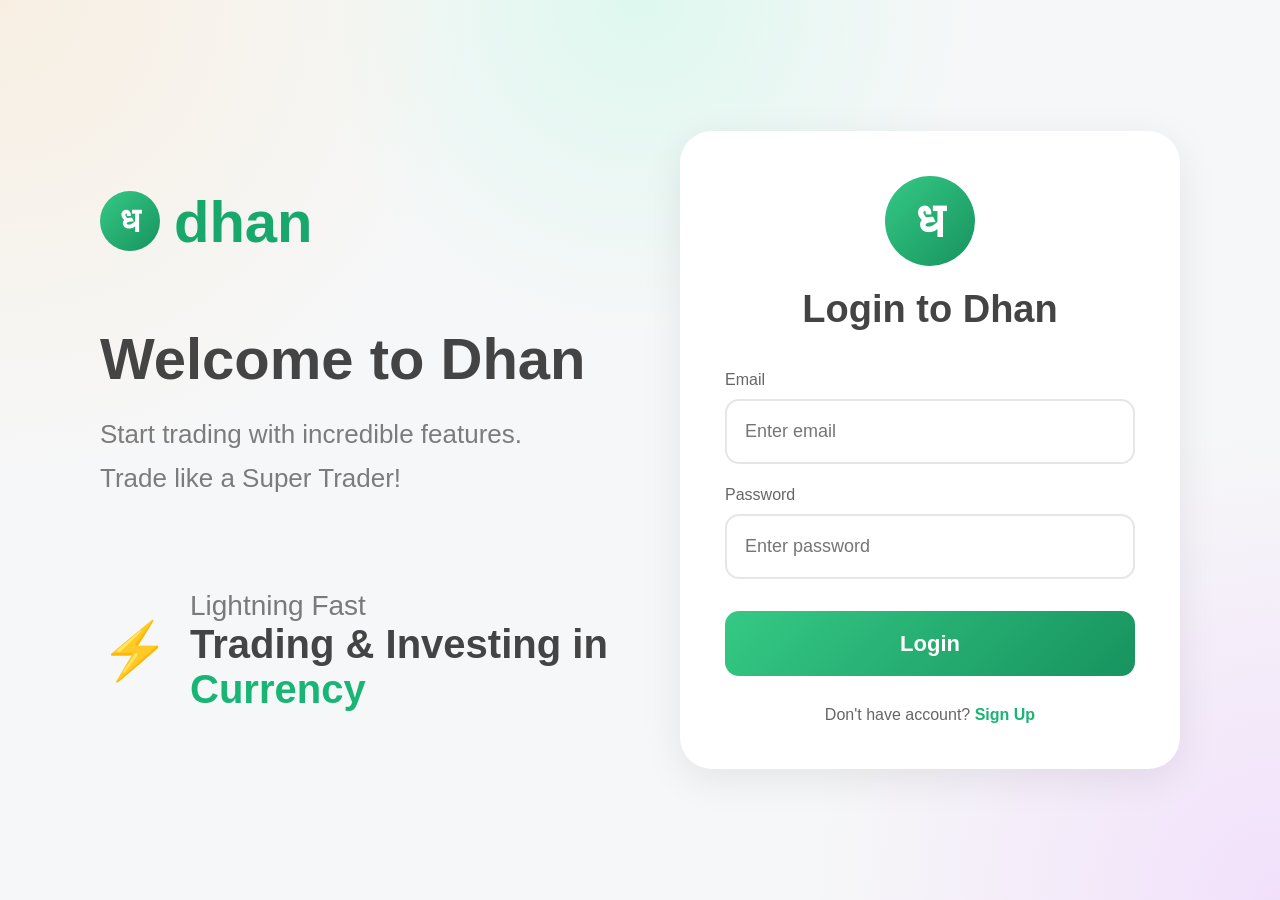
<file: index.html>
<!DOCTYPE html>
<html lang="en">
<head>
<meta charset="UTF-8">
<meta name="viewport" content="width=device-width, initial-scale=1.0">

<title>Dhan Login</title>

<link rel="stylesheet" href="style.css">

</head>

<body>

<div class="container">

  <!-- LEFT -->
  <div class="left">

    <div class="logo">

      <div class="logo-circle">
        ध
      </div>

      <div class="logo-text">
        dhan
      </div>

    </div>

    <h1>Welcome to Dhan</h1>

    <p>
      Start trading with incredible features.<br>
      Trade like a Super Trader!
    </p>

    <div class="feature">

      <div class="bolt">⚡</div>

      <div class="feature-text">

        <div class="fast">
          Lightning Fast
        </div>

        <div class="trade">
          Trading & Investing in
          <span class="green">Currency</span>
        </div>

      </div>

    </div>

  </div>

  <!-- RIGHT -->
  <div class="right">

    <div class="login-card">

      <div class="top-icon">
        ध
      </div>

      <div class="login-title" id="formTitle">
        Login to Dhan
      </div>

      <!-- LOGIN -->
      <div id="loginForm">

        <div class="input-group">

          <label>Email</label>

          <input
            type="email"
            id="loginEmail"
            placeholder="Enter email"
          >

        </div>

        <div class="input-group">

          <label>Password</label>

          <input
            type="password"
            id="loginPassword"
            placeholder="Enter password"
          >

        </div>

       <button type="button" onclick="login()">
  Login
</button>

      </div>

      <!-- SIGNUP -->
      <div id="signupForm" style="display:none;">

        <div class="input-group">

          <label>Full Name</label>

          <input
            type="text"
            id="signupName"
            placeholder="Enter full name"
          >

        </div>

        <div class="input-group">

          <label>Email</label>

          <input
            type="email"
            id="signupEmail"
            placeholder="Enter email"
          >

        </div>

        <div class="input-group">

          <label>Password</label>

          <input
            type="password"
            id="signupPassword"
            placeholder="Create password"
          >

        </div>
<button type="button" onclick="signup()">
  Create Account
</button>
      </div>

      <div class="switch">

        <span id="switchText">
          Don't have account?
        </span>

        <a href="#" onclick="toggleForm()">
          Sign Up
        </a>

      </div>

    </div>

  </div>

</div>

<script src="script.js"></script>

</body>
</html>
</file>
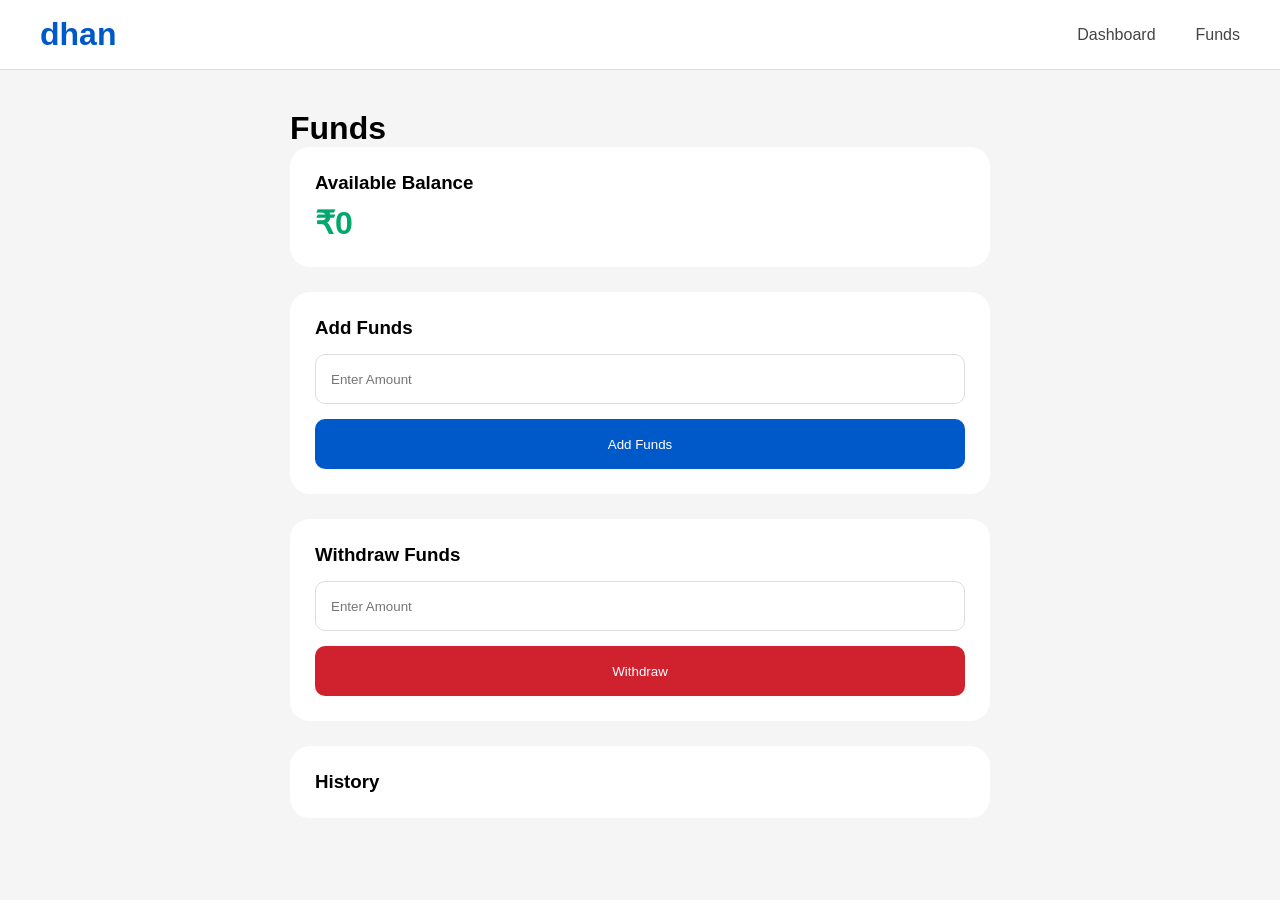
<file: funds.html>
<!DOCTYPE html>
<html lang="en">

<head>

<meta charset="UTF-8">
<meta name="viewport" content="width=device-width, initial-scale=1.0">

<title>Funds</title>

<link rel="stylesheet" href="funds.css">

</head>

<body>

<div class="navbar">

  <div class="logo">
    dhan
  </div>

  <div class="nav-links">

    <a href="heatmap.html">
      Dashboard
    </a>

    <a class="active" href="#">
      Funds
    </a>

  </div>

</div>

<div class="container">

  <h1>Funds</h1>

  <div class="card">

    <h3>Available Balance</h3>

    <h1 id="balance">
      ₹0
    </h1>

  </div>

  <div class="card">

    <h3>Add Funds</h3>

    <input
      type="number"
      id="addMoney"
      placeholder="Enter Amount"
    >

    <button onclick="addFunds()">
      Add Funds
    </button>

  </div>

  <div class="card">

    <h3>Withdraw Funds</h3>

    <input
      type="number"
      id="withdrawMoney"
      placeholder="Enter Amount"
    >

    <button
      class="withdraw-btn"
      onclick="withdrawFunds()"
    >
      Withdraw
    </button>

  </div>

  <div class="card">

    <h3>History</h3>

    <div id="history"></div>

  </div>

</div>

<script src="funds.js"></script>

</body>
</html>
</file>
<file: style.css>
*{
  margin:0;
  padding:0;
  box-sizing:border-box;
}

body{
  font-family:Inter, sans-serif;

  background:
  radial-gradient(circle at top left,#f8efe2 0%,transparent 30%),
  radial-gradient(circle at top center,#def8ef 0%,transparent 30%),
  radial-gradient(circle at bottom right,#f2e0fb 0%,transparent 30%),
  #f6f7f8;

  min-height:100vh;
  overflow-y:auto;
}

/* CONTAINER */

.container{
  width:100%;
  min-height:100vh;

  display:flex;
  align-items:center;
  justify-content:space-between;

  padding:60px 100px;
  gap:50px;
}

/* LEFT */

.left{
  flex:1;
}

.logo{
  display:flex;
  align-items:center;
  gap:14px;
  margin-bottom:70px;
}

.logo-circle{
  width:60px;
  height:60px;
  border-radius:50%;
  background:linear-gradient(135deg,#35c985,#17935f);

  display:flex;
  align-items:center;
  justify-content:center;

  color:white;
  font-size:34px;
  font-weight:bold;
}

.logo-text{
  font-size:58px;
  font-weight:700;
  color:#18a86c;
}

.left h1{
  font-size:58px;
  color:#444;
  margin-bottom:20px;
}

.left p{
  font-size:26px;
  color:#7c7c7c;
  line-height:1.7;
}

/* FEATURE */

.feature{
  margin-top:90px;

  display:flex;
  align-items:center;
  gap:20px;
}

.bolt{
  font-size:56px;
}

.fast{
  color:#7a7a7a;
  font-size:28px;
}

.trade{
  font-size:40px;
  font-weight:700;
  color:#444;
}

.green{
  color:#18b574;
}

/* RIGHT */

.right{
  width:500px;
}

.login-card{
  background:white;
  border-radius:32px;
  padding:45px;
  box-shadow:0 10px 40px rgba(0,0,0,0.08);
}

/* TOP ICON */

.top-icon{
  width:90px;
  height:90px;
  border-radius:50%;
  background:linear-gradient(135deg,#35c985,#17935f);

  display:flex;
  align-items:center;
  justify-content:center;

  margin:auto;

  color:white;
  font-size:48px;
  font-weight:700;
}

.login-title{
  text-align:center;
  margin-top:22px;
  margin-bottom:40px;

  font-size:38px;
  font-weight:700;
  color:#444;
}

/* INPUT */

.input-group{
  margin-bottom:22px;
}

.input-group label{
  display:block;
  margin-bottom:10px;
  color:#666;
  font-size:16px;
}

.input-group input{
  width:100%;
  height:65px;

  border:2px solid #e6e6e6;
  border-radius:14px;

  padding:0 18px;

  font-size:18px;
  outline:none;
}

.input-group input:focus{
  border-color:#18b574;
}

/* BUTTON */

button{
  width:100%;
  height:65px;

  border:none;
  border-radius:14px;

  background:linear-gradient(135deg,#35c985,#17935f);

  color:white;
  font-size:22px;
  font-weight:700;

  cursor:pointer;

  margin-top:10px;
}

button:hover{
  opacity:0.92;
}

/* SWITCH */

.switch{
  margin-top:30px;
  text-align:center;
  color:#666;
}

.switch a{
  color:#18b574;
  text-decoration:none;
  font-weight:700;
}

/* MOBILE */

@media(max-width:1100px){

  .container{
    flex-direction:column;
    padding:40px 20px;
  }

  .left{
    text-align:center;
  }

  .logo{
    justify-content:center;
  }

  .feature{
    justify-content:center;
  }

  .left h1{
    font-size:42px;
  }

  .left p{
    font-size:20px;
  }

  .trade{
    font-size:28px;
  }

  .right{
    width:100%;
    max-width:500px;
  }

}

@media(max-width:600px){

  .logo-text{
    font-size:42px;
  }

  .left h1{
    font-size:34px;
  }

  .login-card{
    padding:30px;
  }

  .login-title{
    font-size:28px;
  }

}
</file>
<file: funds.css>
*{
  margin:0;
  padding:0;
  box-sizing:border-box;
}

body{
  font-family:Arial;
  background:#f5f5f5;
}

.navbar{
  height:70px;
  background:white;
  display:flex;
  justify-content:space-between;
  align-items:center;
  padding:0 40px;
  border-bottom:1px solid #ddd;
}

.logo{
  font-size:32px;
  font-weight:bold;
  color:#0059c9;
}

.nav-links{
  display:flex;
  gap:40px;
}

.nav-links a{
  text-decoration:none;
  color:#444;
}

.active{
  color:#0059c9;
}

.container{
  width:90%;
  max-width:700px;
  margin:auto;
  padding-top:40px;
}

.card{
  background:white;
  padding:25px;
  border-radius:20px;
  margin-bottom:25px;
}

.card h1{
  margin-top:10px;
  color:#00a86b;
}

input{
  width:100%;
  height:50px;
  border:1px solid #ddd;
  border-radius:10px;
  padding:0 15px;
  margin-top:15px;
  margin-bottom:15px;
}

button{
  width:100%;
  height:50px;
  border:none;
  border-radius:10px;
  background:#0059c9;
  color:white;
  cursor:pointer;
}

.withdraw-btn{
  background:#cf222e;
}

.history-item{
  background:#f5f5f5;
  padding:15px;
  border-radius:10px;
  margin-top:10px;
}
</file>
